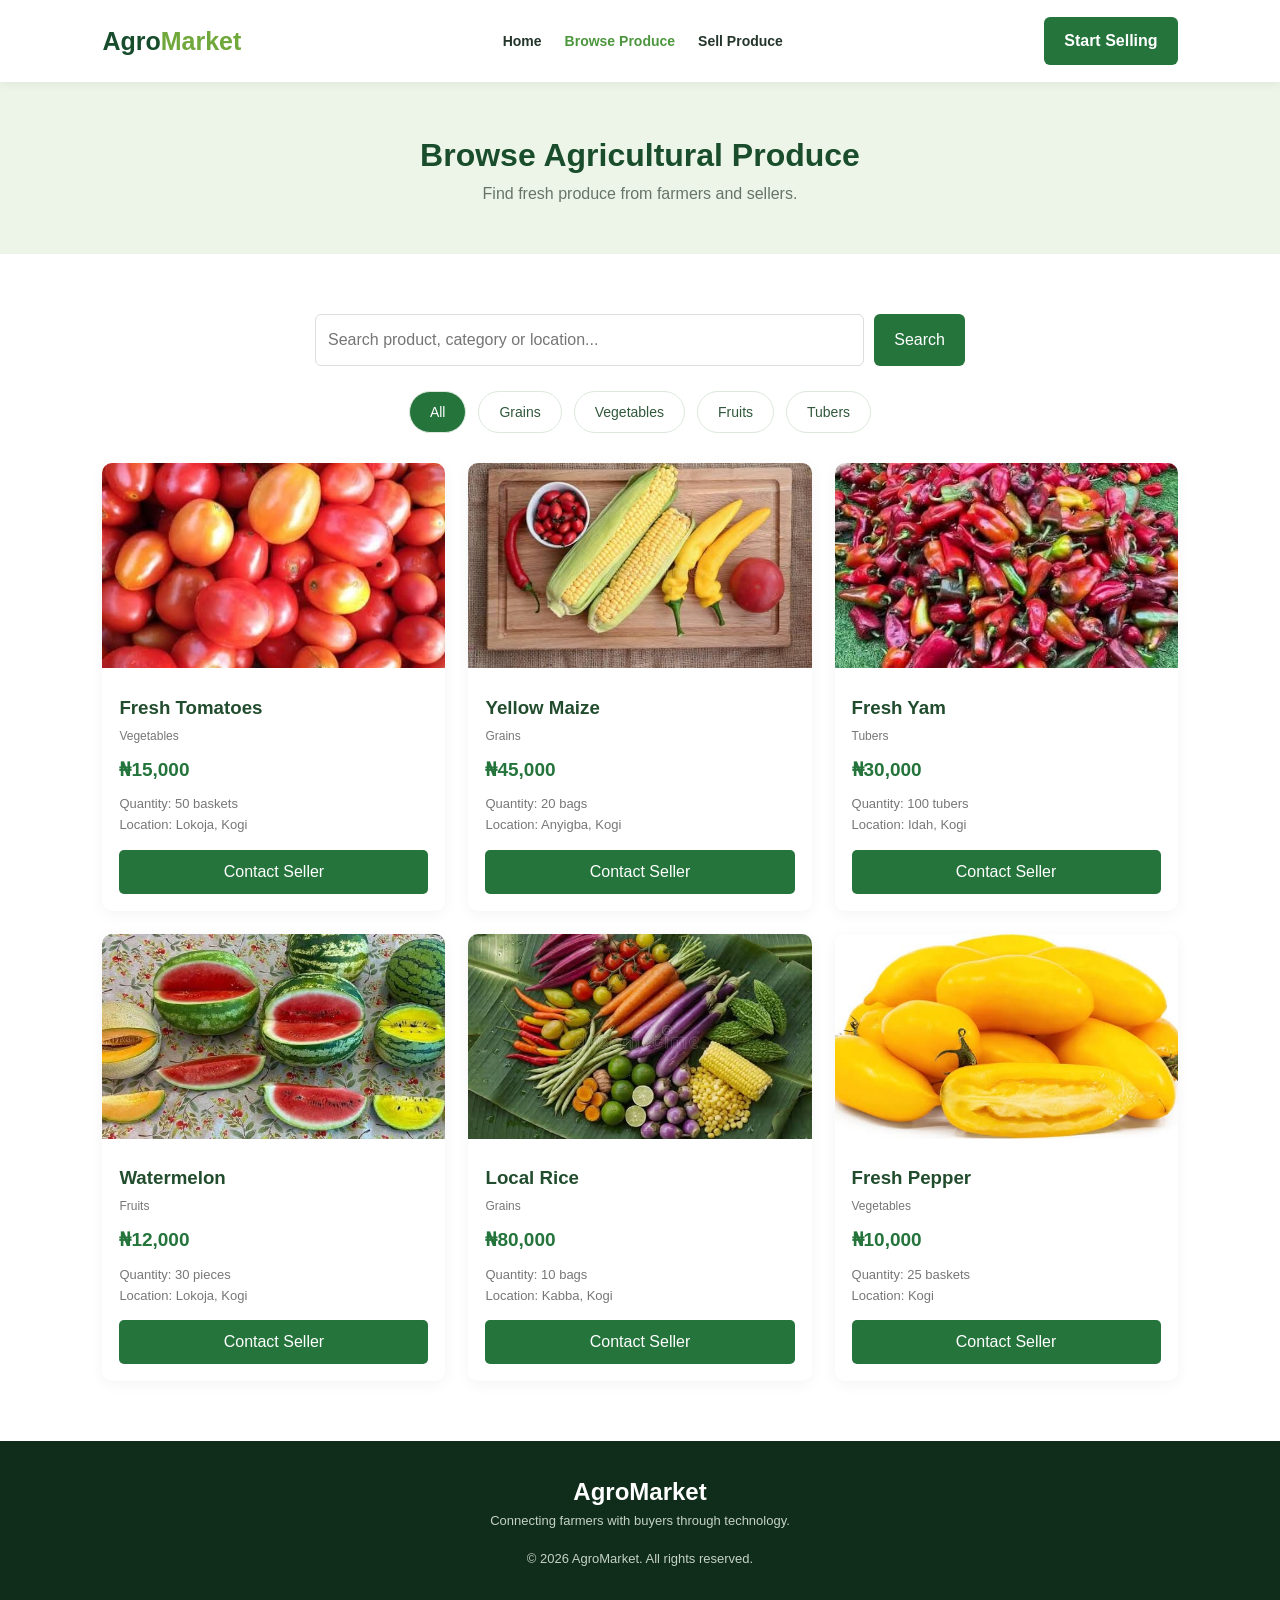
<file: agricultural produce/browse.html>
<!DOCTYPE html>
<html lang="en"><head><meta charset="UTF-8"><meta name="viewport" content="width=device-width, initial-scale=1.0">
<title>Browse Produce | AgroMarket</title><link rel="stylesheet" href="assets/style.css"><script src="assets/script.js" defer></script></head>
<body>
<header class="header"><a class="logo" href="index.html">Agro<span>Market</span></a><nav><a href="index.html">Home</a><a class="active" href="browse.html">Browse Produce</a><a href="sell.html">Sell Produce</a></nav><a class="nav-btn" href="sell.html">Start Selling</a></header>
<section class="page-banner"><h1>Browse Agricultural Produce</h1><p>Find fresh produce from farmers and sellers.</p></section>
<main class="section">
  <div class="search-box"><input id="searchInput" type="search" placeholder="Search product, category or location..."><button id="searchBtn">Search</button></div>
  <div class="category-list browse-categories"><button class="category active" data-category="All">All</button><button class="category" data-category="Grains">Grains</button><button class="category" data-category="Vegetables">Vegetables</button><button class="category" data-category="Fruits">Fruits</button><button class="category" data-category="Tubers">Tubers</button></div>
  <div class="product-grid browse-grid" id="productContainer"></div>
</main>
<footer><h2>AgroMarket</h2><p>Connecting farmers with buyers through technology.</p><p class="copyright">© 2026 AgroMarket. All rights reserved.</p></footer>
</body></html>
</file>
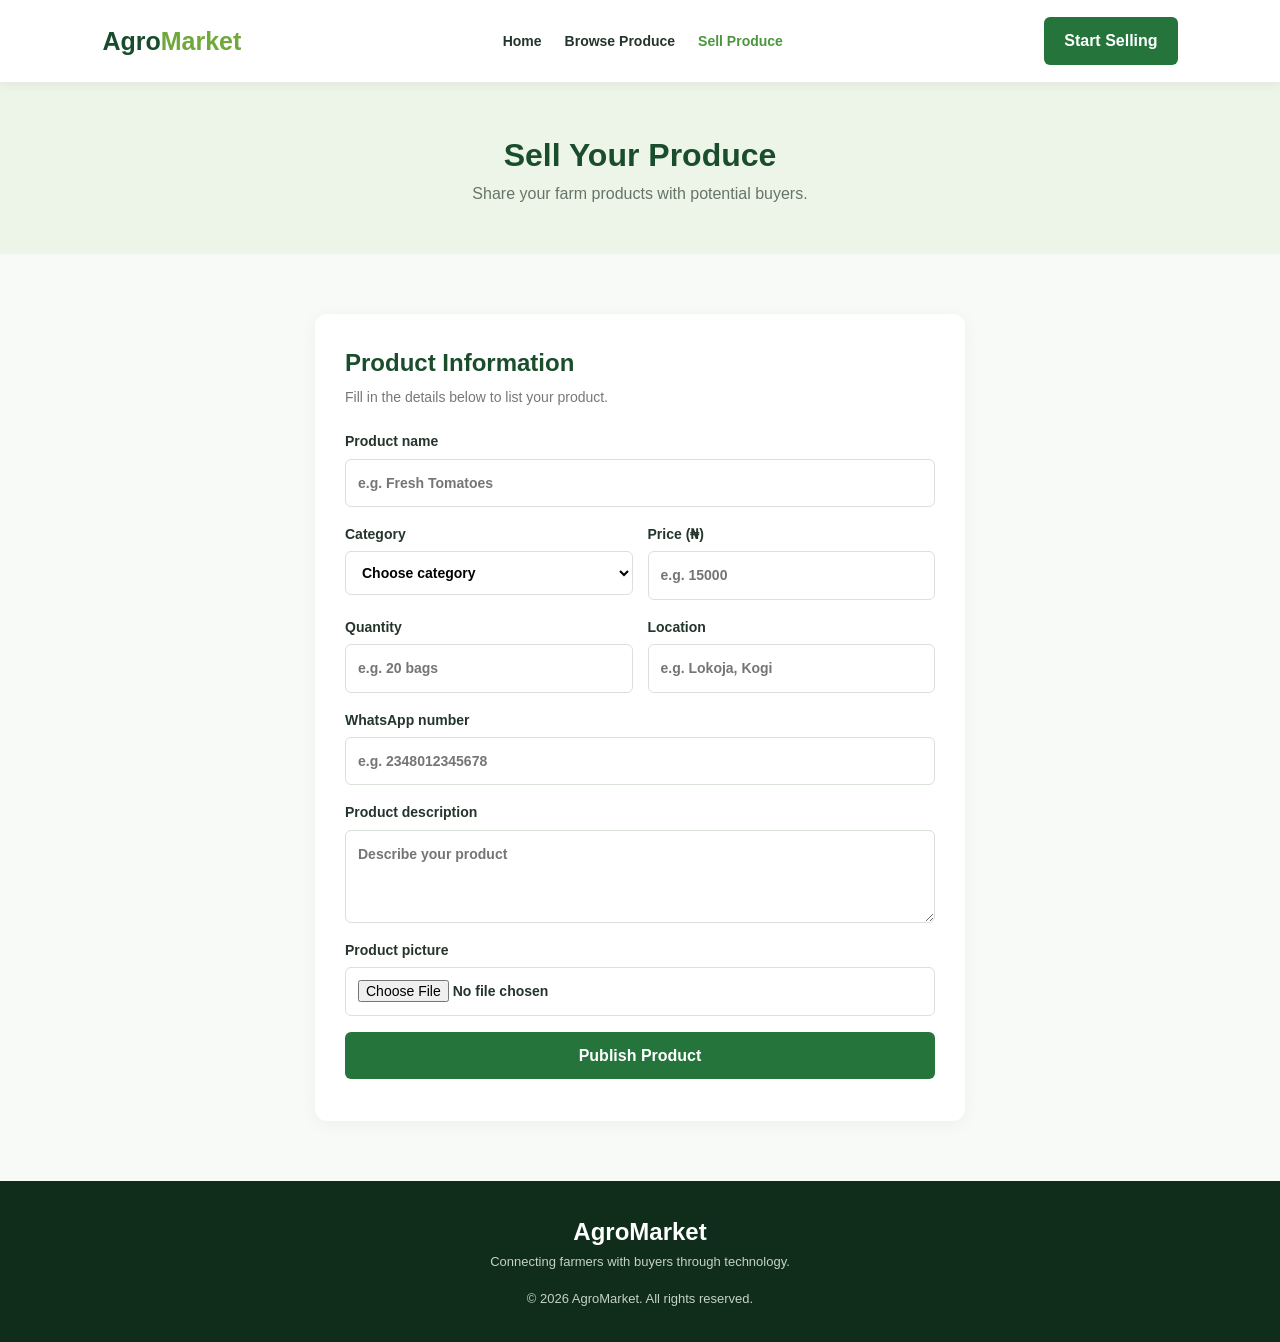
<file: agricultural produce/sell.html>
<!DOCTYPE html>
<html lang="en"><head><meta charset="UTF-8"><meta name="viewport" content="width=device-width, initial-scale=1.0">
<title>Sell Produce | AgroMarket</title><link rel="stylesheet" href="assets/style.css"><script src="assets/script.js" defer></script></head>
<body>
<header class="header"><a class="logo" href="index.html">Agro<span>Market</span></a><nav><a href="index.html">Home</a><a href="browse.html">Browse Produce</a><a class="active" href="sell.html">Sell Produce</a>
</nav><a class="nav-btn" href="sell.html">Start Selling</a></header>
<section class="page-banner"><h1>Sell Your Produce</h1><p>Share your farm products with potential buyers.</p></section>
<main class="section form-section"><form id="sellForm" class="sell-form">
  <h2>Product Information</h2><p class="form-intro">Fill in the details below to list your product.</p>
  <label>Product name<input name="name" required placeholder="e.g. Fresh Tomatoes"></label>
  <div class="form-row"><label>Category<select name="category" required><option value="">Choose category</option><option>Grains</option><option>Vegetables</option><option>Fruits</option><option>Tubers</option><option>Other</option></select></label>
  <label>Price (₦)<input name="price" type="number" min="1" required placeholder="e.g. 15000"></label></div>
  <div class="form-row"><label>Quantity<input name="quantity" required placeholder="e.g. 20 bags"></label><label>Location<input name="location" required placeholder="e.g. Lokoja, Kogi"></label></div>
  <label>WhatsApp number<input name="phone" required placeholder="e.g. 2348012345678"></label>
  <label>Product description<textarea name="description" rows="3" placeholder="Describe your product"></textarea></label>
  <label>Product picture<input id="productImage" name="image" type="file" accept="image/*" required></label>
  <img id="imagePreview" class="image-preview" alt="Selected product preview" hidden>
  <button class="btn submit-btn" type="submit">Publish Product</button><p id="formMessage" class="form-message" aria-live="polite"></p>
</form></main>
<footer><h2>AgroMarket</h2><p>Connecting farmers with buyers through technology.</p><p class="copyright">© 2026 AgroMarket. All rights reserved.</p></footer>
</body></html>
</file>
<file: agricultural produce/assets/style.css>
*{margin:0;padding:0;box-sizing:border-box}
body{font-family:Arial,sans-serif;color:#24352b;background:#fff;line-height:1.6}
a{text-decoration:none;color:inherit}button,input,select,textarea{font:inherit}
.header{display:flex;justify-content:space-between;align-items:center;padding:17px 8%;background:#fff;position:sticky;top:0;z-index:10;box-shadow:0 2px 10px #00000010;gap:18px}
.logo{font-size:25px;font-weight:bold;color:#174d2c;white-space:nowrap}.logo span{color:#70a83b}
nav{display:flex;gap:23px;flex-wrap:wrap}nav a{font-size:14px;font-weight:600}nav a:hover,nav a.active{color:#4c963e}
.nav-btn,.btn{background:#24743c;color:white;padding:11px 20px;border-radius:6px;display:inline-block;font-weight:bold;border:0;cursor:pointer}
.nav-btn:hover,.btn:hover{background:#16542b}
.hero{min-height:465px;display:flex;align-items:center;padding:65px 8%;background:linear-gradient(90deg,#102e1de8,#102e1d70),url("images/farm.jpg") center/cover no-repeat;color:white}
.hero-content{max-width:650px}.tag{color:#b9e58b;font-size:13px;font-weight:bold;letter-spacing:2px}
.hero h1{font-size:43px;line-height:1.2;margin:18px 0}.hero h1 span{color:#b5e47e}.hero p{max-width:480px;margin-bottom:25px}
.hero-buttons{display:flex;gap:12px;flex-wrap:wrap}.secondary{background:transparent;border:1px solid white}.secondary:hover{background:#ffffff20}
.section{padding:60px 8%}.section-heading{text-align:center;margin-bottom:30px}.section-heading h2{font-size:28px;color:#194d2b}.section-heading p{color:#777;font-size:14px}
.category-list{display:flex;justify-content:center;flex-wrap:wrap;gap:12px}.category{border:1px solid #dce8dc;background:white;color:#31583b;padding:9px 20px;border-radius:25px;cursor:pointer;font-size:14px}
.category:hover,.category.active{background:#24743c;color:white}
.products{background:#f7faf6}.product-heading{display:flex;justify-content:space-between;align-items:center;text-align:left}.view-link{color:#24743c;font-weight:bold}
.product-grid{display:grid;grid-template-columns:repeat(3,minmax(0,1fr));gap:23px}.product-card{background:white;border-radius:10px;overflow:hidden;box-shadow:0 3px 15px #0000000c;transition:.2s}.product-card:hover{transform:translateY(-4px)}
.product-card img{width:100%;height:205px;object-fit:cover;background:#edf3ec}.product-info{padding:17px}.product-info h3{color:#214c2d;margin-bottom:4px}.product-category{color:#777;font-size:12px}.product-price{color:#24743c;font-size:19px;font-weight:bold;margin:9px 0}.product-location{font-size:13px;color:#777}
.contact-btn{display:block;text-align:center;background:#24743c;color:white;padding:9px;border-radius:5px;margin-top:14px}.contact-btn:hover{background:#16542b}
.empty-message{text-align:center;grid-column:1/-1;padding:30px;color:#777}
.how-grid{display:grid;grid-template-columns:repeat(3,1fr);gap:23px}.how-card{text-align:center;padding:27px 18px;border:1px solid #e5eee5;border-radius:10px}.how-icon{font-size:38px;margin-bottom:8px}.how-card h3{color:#245b35;margin-bottom:7px}.how-card p{font-size:14px;color:#777}
.cta{text-align:center;background:#194d2b;color:white;padding:52px 20px}.cta p{margin:9px 0 20px}.light-btn{background:#a8d878;color:#194d2b}.light-btn:hover{background:#c2ed9c}
footer{background:#102c1a;color:white;text-align:center;padding:32px 15px}footer p{font-size:13px;color:#c4d2c5}.copyright{margin-top:17px}
.page-banner{background:#edf5e9;text-align:center;padding:48px 15px}.page-banner h1{color:#194d2b;font-size:32px}.page-banner p{color:#667568}
.search-box{display:flex;max-width:650px;margin:0 auto 25px;gap:10px}.search-box input{flex:1;min-width:0;padding:12px;border:1px solid #ddd;border-radius:6px;outline:none}.search-box input:focus{border-color:#24743c}.search-box button{background:#24743c;color:white;border:0;padding:0 20px;border-radius:6px;cursor:pointer}
.browse-categories{margin-bottom:30px}.browse-grid{margin-top:10px}
.form-section{background:#f8faf7}.sell-form{max-width:650px;margin:auto;background:white;padding:30px;border-radius:12px;box-shadow:0 3px 18px #0000000c}.sell-form h2{color:#194d2b}.form-intro{color:#777;margin:3px 0 22px;font-size:14px}
.sell-form label{display:block;font-weight:600;font-size:14px;margin-bottom:16px}.sell-form input,.sell-form select,.sell-form textarea{display:block;width:100%;padding:12px;margin-top:6px;border:1px solid #d9e1d8;border-radius:6px;background:white;outline:none}.sell-form input:focus,.sell-form select:focus,.sell-form textarea:focus{border-color:#24743c}
.form-row{display:grid;grid-template-columns:1fr 1fr;gap:15px}.image-preview{width:100%;max-height:260px;object-fit:contain;margin:0 0 15px;border-radius:8px;background:#f2f5f1}.submit-btn{width:100%}.form-message{margin-top:12px;color:#24743c;font-size:14px}
.about-content{max-width:850px;margin:auto}.about-content h2{color:#194d2b;margin:0 0 10px}.about-content p,.about-content li{color:#58665a;margin-bottom:12px}.about-content ul{padding-left:22px;margin:15px 0 25px}
@media(max-width:850px){.header{flex-wrap:wrap;padding:15px 5%}nav{order:3;width:100%;justify-content:center;gap:15px}.product-grid{grid-template-columns:repeat(2,minmax(0,1fr))}}
@media(max-width:550px){.section{padding:42px 5%}.header{padding:13px 5%}.logo{font-size:22px}.nav-btn{padding:8px 11px;font-size:12px}nav a{font-size:12px}.hero{min-height:410px;padding:42px 6%}.hero h1{font-size:32px}.product-grid,.how-grid{grid-template-columns:1fr}.product-heading{flex-direction:column;text-align:center;gap:10px}.product-card img{height:220px}.search-box button{padding:0 13px}.form-row{grid-template-columns:1fr}.sell-form{padding:22px 17px}.page-banner h1{font-size:27px}}
</file>
